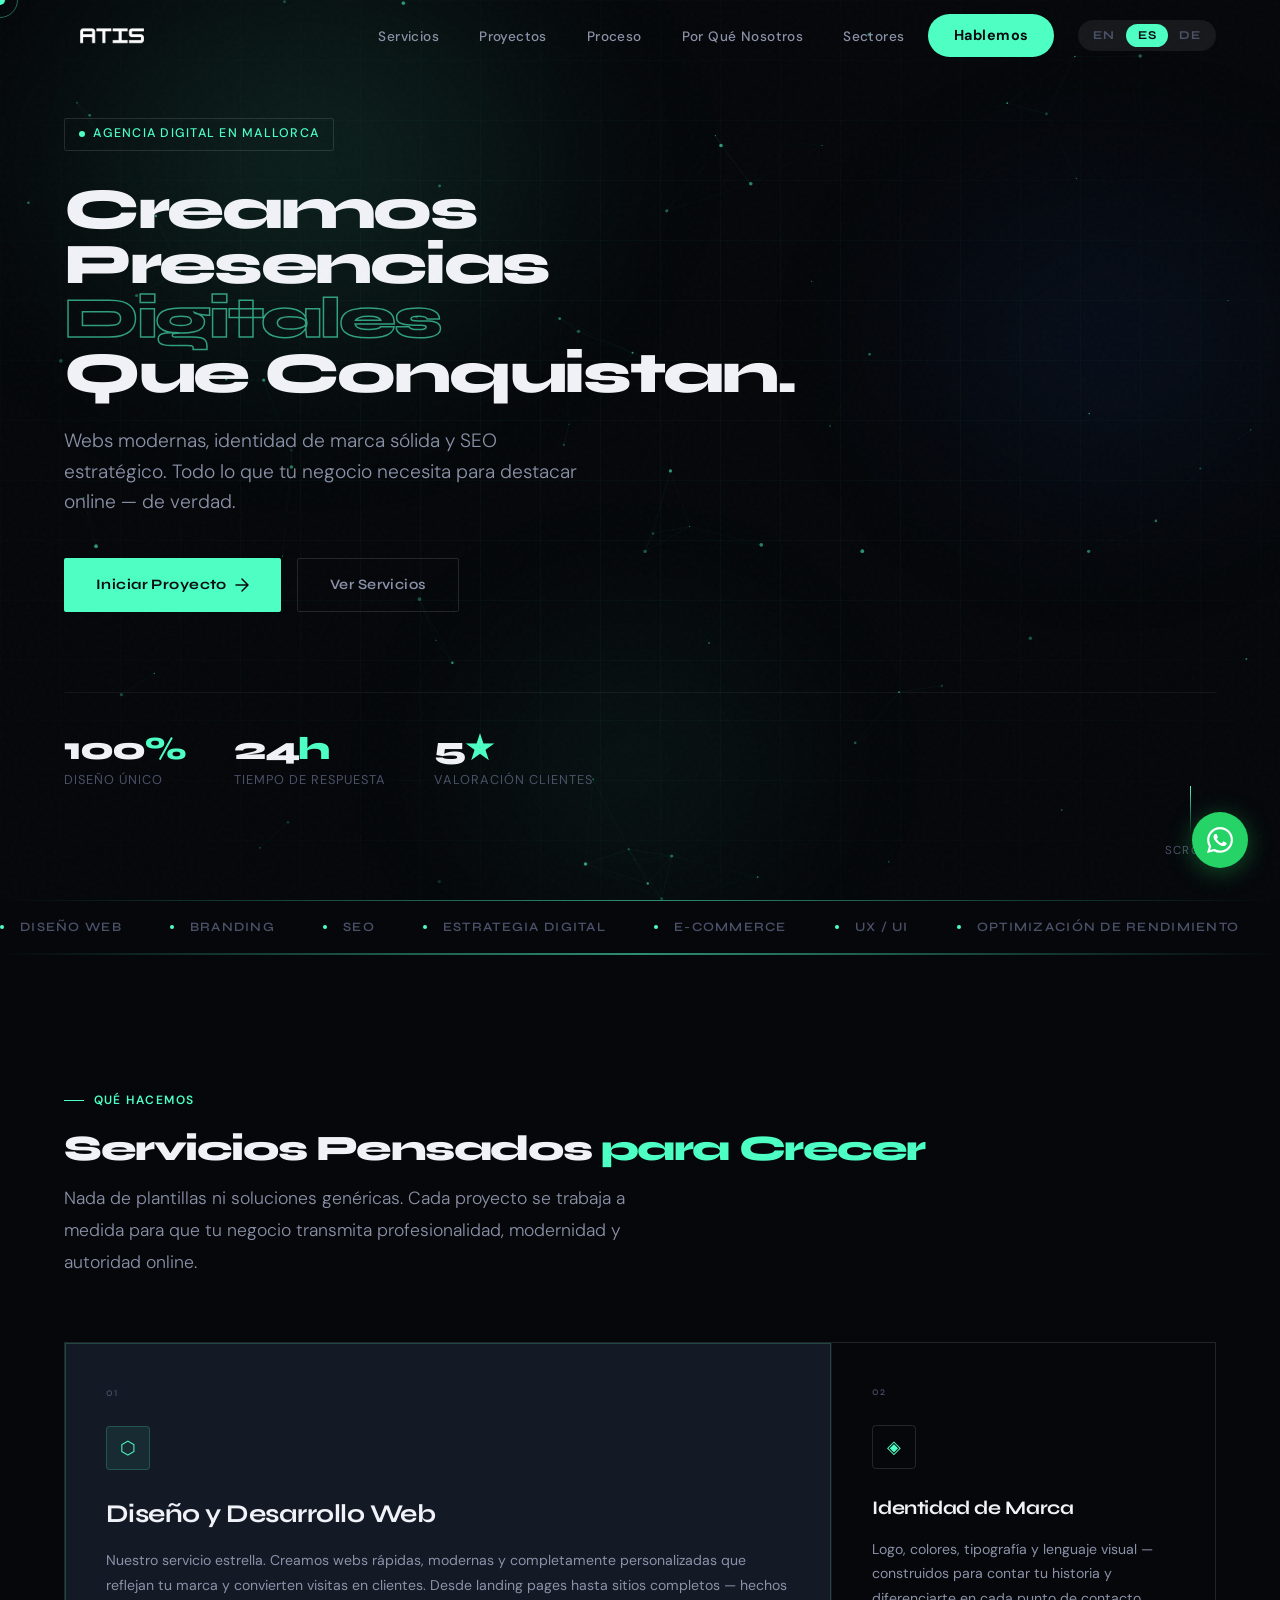
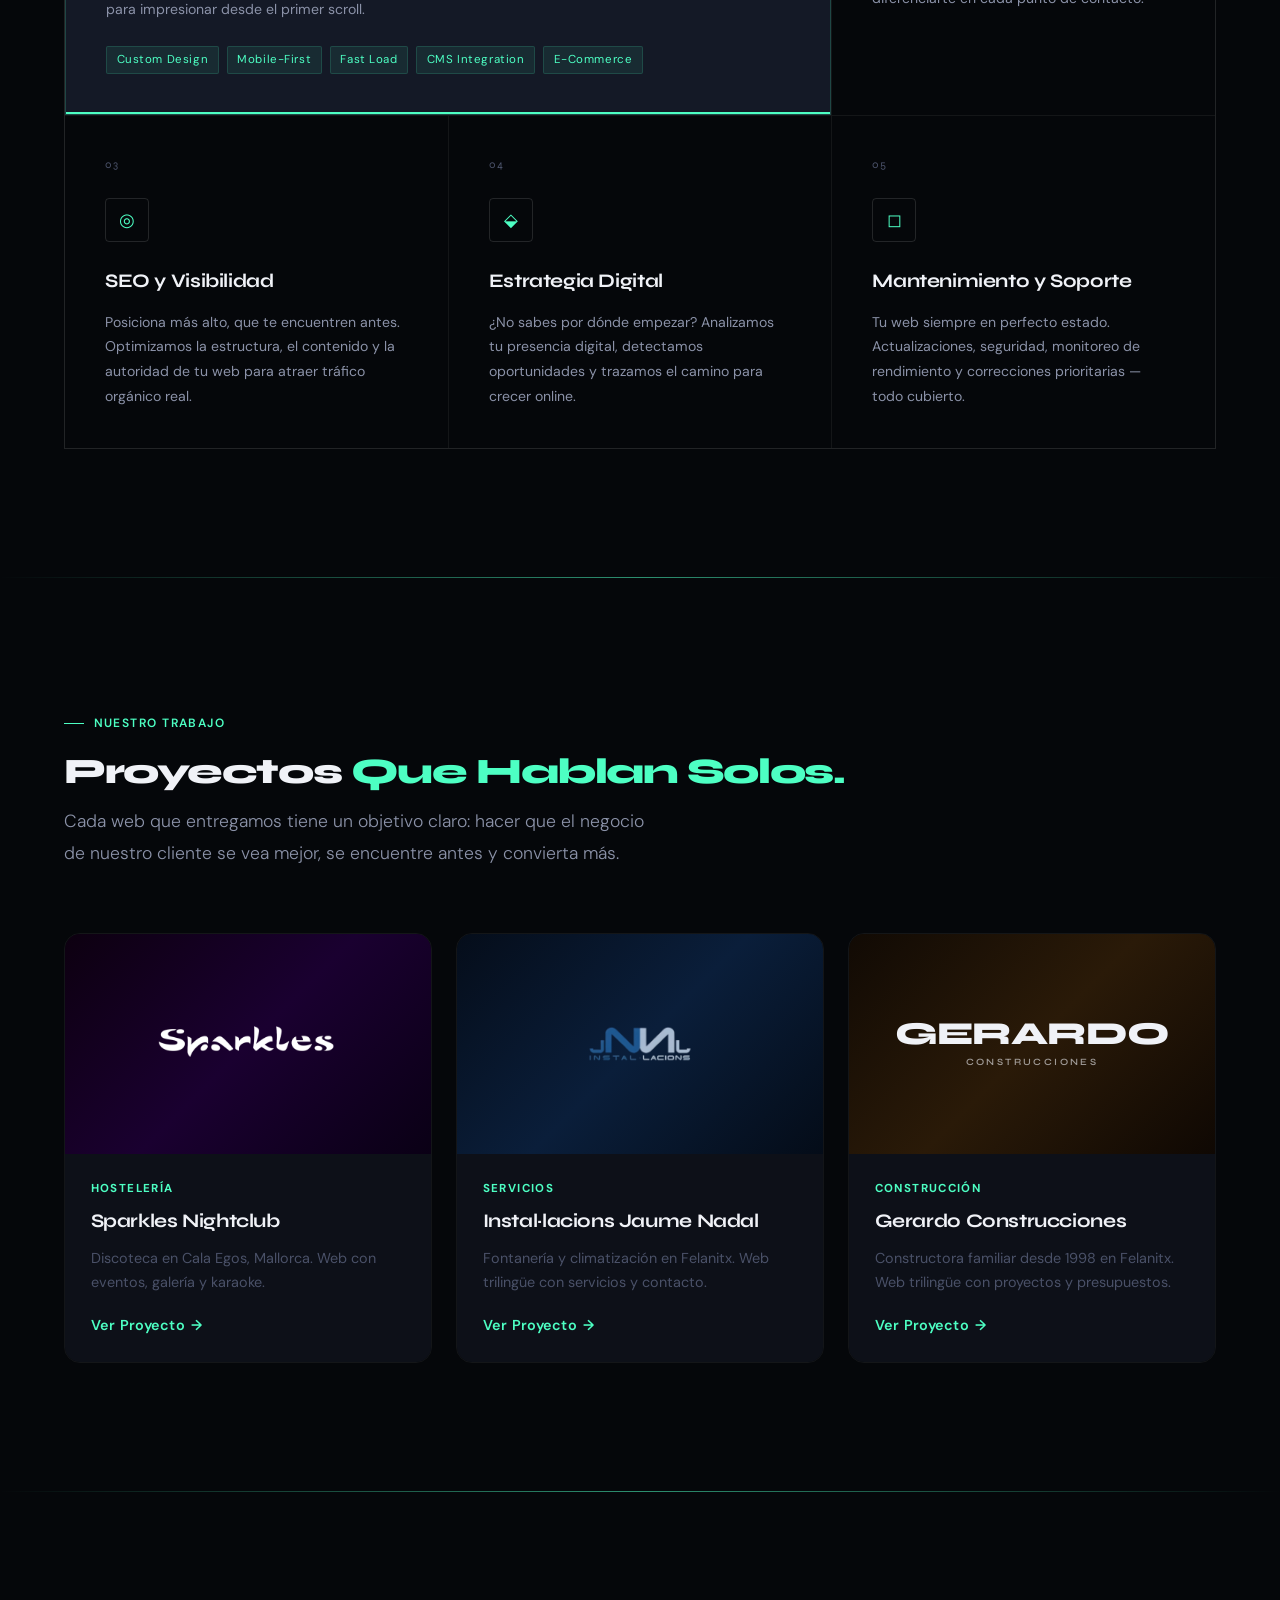
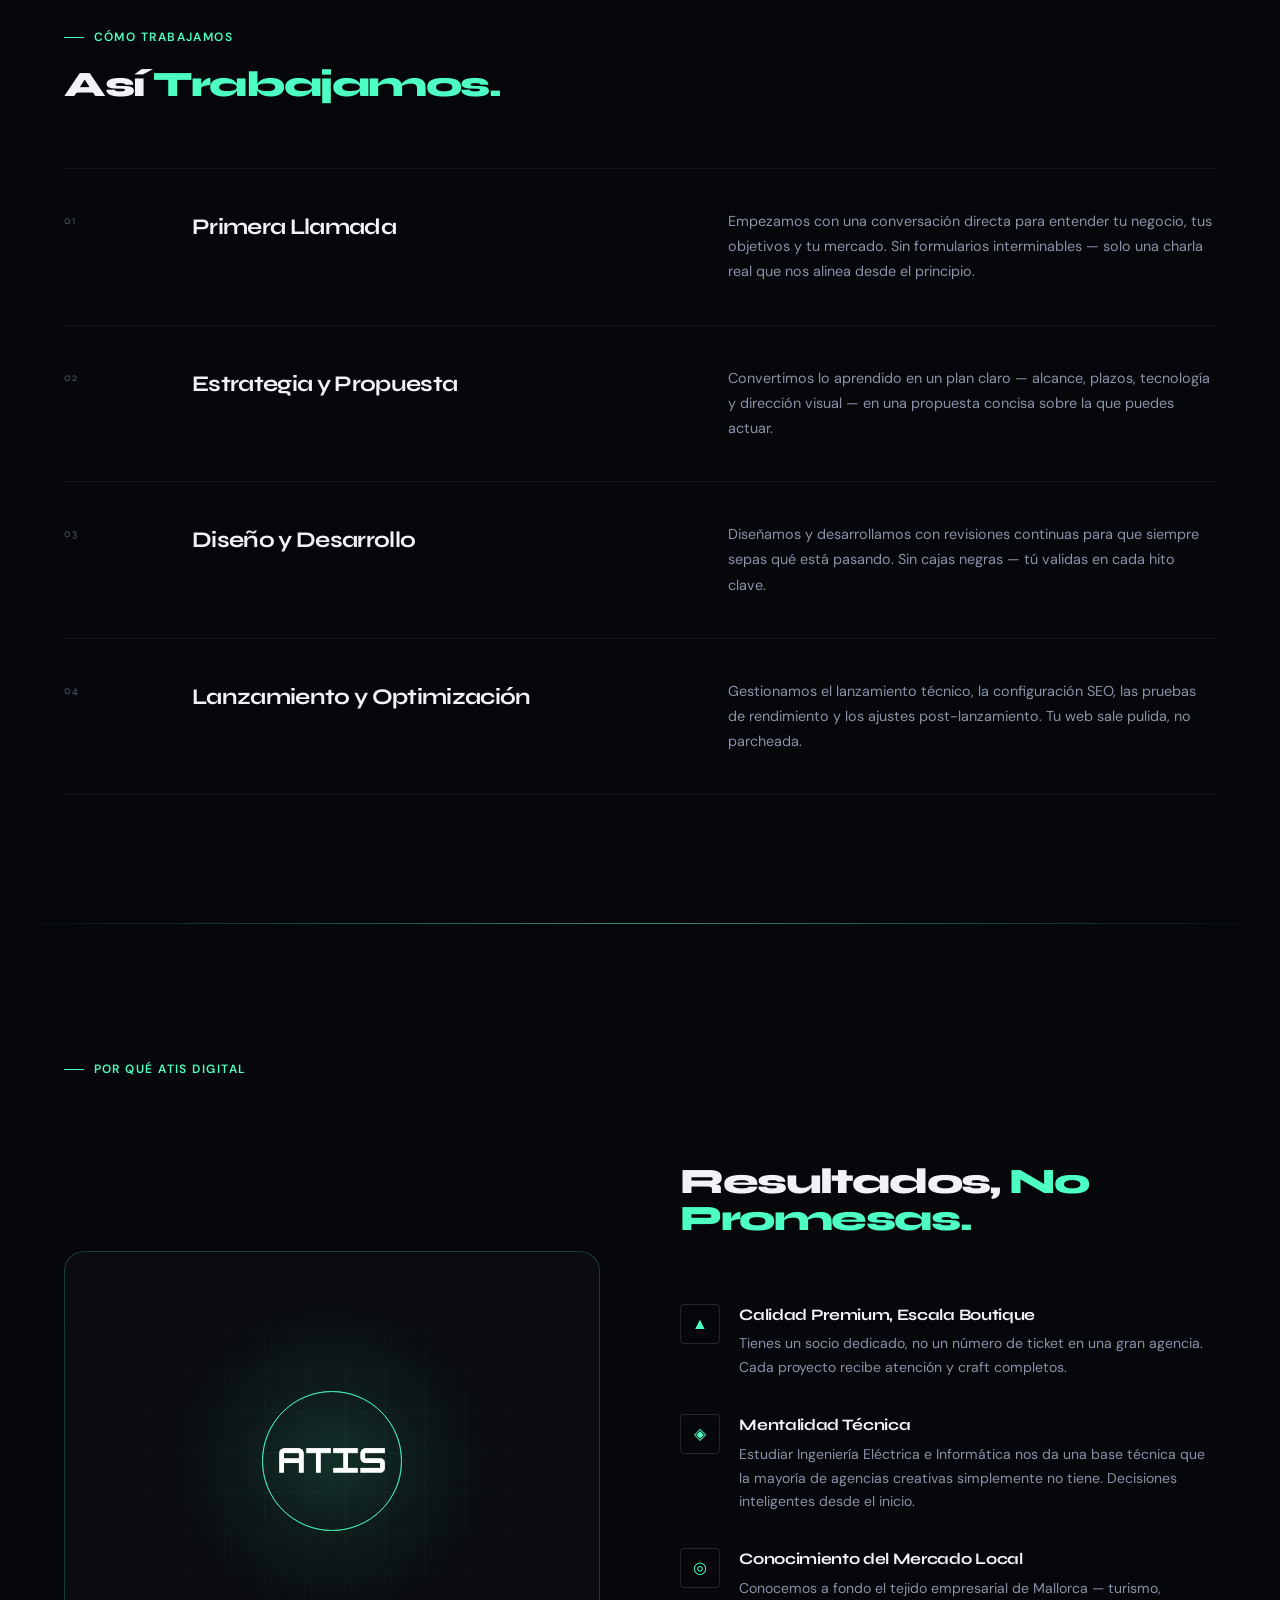
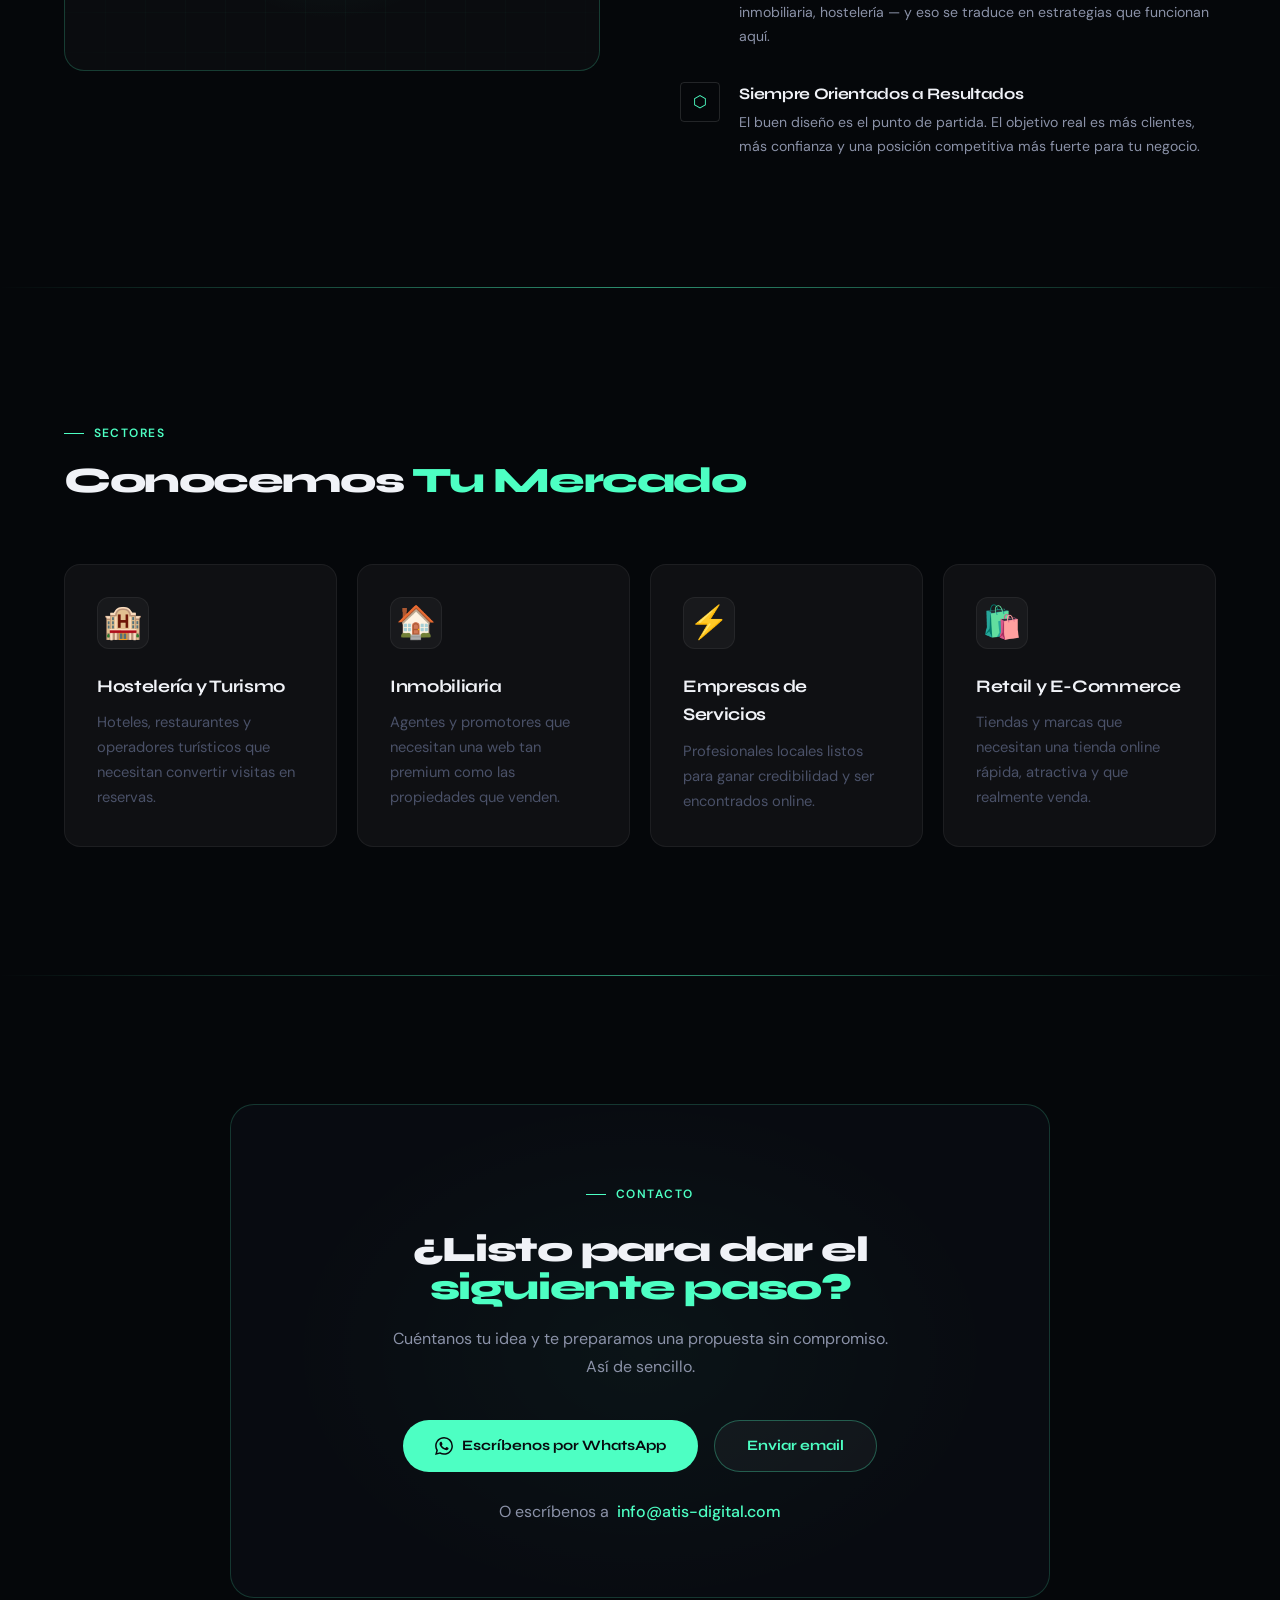
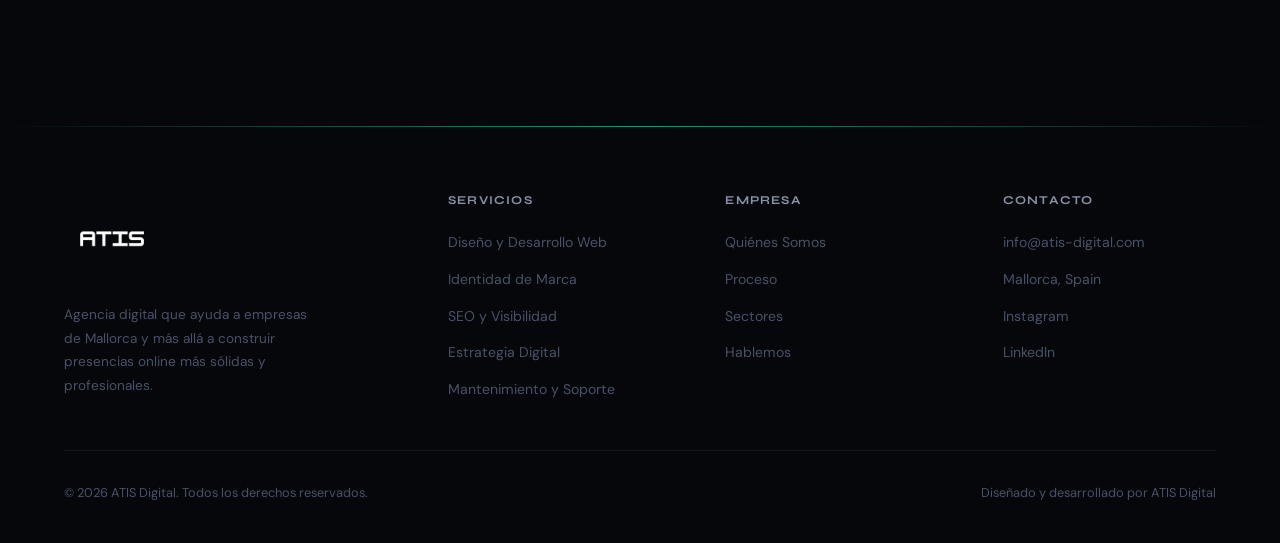
<file: index.html>
<!DOCTYPE html>
<html lang="es">
<head>
  <meta charset="UTF-8">
  <meta name="viewport" content="width=device-width, initial-scale=1.0">
  <meta name="description" content="ATIS Digital — Agencia de diseño web en Mallorca. Creamos webs profesionales, branding, SEO y estrategia digital para hostelería, inmobiliarias y empresas de servicios.">
  <title>ATIS Digital — Agencia Digital en Mallorca</title>
  <link rel="canonical" href="https://atis-digital.com/">
  <link rel="alternate" hreflang="es" href="https://atis-digital.com/">
  <link rel="alternate" hreflang="en" href="https://atis-digital.com/">
  <link rel="alternate" hreflang="de" href="https://atis-digital.com/">
  <link rel="alternate" hreflang="x-default" href="https://atis-digital.com/">
  <link rel="icon" type="image/png" href="atis_logo_simple_noback.png">
  <link rel="apple-touch-icon" href="atis_logo_simple_noback.png">
  <meta name="theme-color" content="#05070A">
  <meta property="og:locale" content="es_ES">
  <meta property="og:site_name" content="ATIS Digital — Agencia Web Mallorca">
  <link rel="preload" href="atis_logo_simple_noback.png" as="image">
  <link rel="preload" href="css/variables.css" as="style">

  <!-- Open Graph -->
  <meta property="og:type"        content="website">
  <meta property="og:url"         content="https://atis-digital.com/">
  <meta property="og:title"       content="ATIS Digital — Agencia Digital en Mallorca">
  <meta property="og:description" content="ATIS Digital — Agencia de diseño web en Mallorca. Creamos webs profesionales, branding, SEO y estrategia digital para hostelería, inmobiliarias y empresas de servicios.">
  <meta property="og:image"       content="https://atis-digital.com/ATIS.png">
  <meta name="twitter:card"       content="summary_large_image">
  <meta name="twitter:title"      content="ATIS Digital — Agencia Digital en Mallorca">
  <meta name="twitter:description" content="ATIS Digital — Agencia de diseño web en Mallorca. Creamos webs profesionales, branding, SEO y estrategia digital para hostelería, inmobiliarias y empresas de servicios.">

  <!-- Schema.org LocalBusiness -->
  <script type="application/ld+json">
  {
    "@context": "https://schema.org",
    "@type": "ProfessionalService",
    "name": "ATIS Digital",
    "description": "Agencia de diseño web y marketing digital en Mallorca. Especialistas en webs profesionales, branding, SEO y estrategia digital.",
    "url": "https://atis-digital.com",
    "logo": "https://atis-digital.com/atis_logo_simple_noback.png",
    "email": "info@atis-digital.com",
    "telephone": "+34605327954",
    "address": {
      "@type": "PostalAddress",
      "addressLocality": "Mallorca",
      "addressRegion": "Islas Baleares",
      "addressCountry": "ES"
    },
    "geo": {
      "@type": "GeoCoordinates",
      "latitude": 39.6953,
      "longitude": 3.4286
    },
    "areaServed": ["Mallorca", "Baleares", "España"],
    "knowsLanguage": ["es", "en", "de"],
    "priceRange": "€€",
    "serviceType": ["Diseño Web", "Desarrollo Web", "Branding", "SEO", "Estrategia Digital", "Mantenimiento Web"],
    "sameAs": []
  }
  </script>

  <!-- CSS -->
  <link rel="stylesheet" href="css/variables.css">
  <link rel="stylesheet" href="css/navbar.css">
  <link rel="stylesheet" href="css/hero.css">
  <link rel="stylesheet" href="css/components.css">
</head>
<body>

  <!-- Custom Cursor -->
  <div class="cursor" id="cursor"></div>
  <div class="cursor-ring" id="cursor-ring"></div>

  <!-- ==================
       NAVBAR
  =================== -->
  <nav id="nav">
    <a href="/" class="logo">
        <img src="atis_logo_simple_noback.png" alt="ATIS Digital" class="logo-img">
      </a>
    <div class="nav-right">
      <ul class="nav-links">
        <li><a href="#services"   data-i18n="nav_services">Services</a></li>
        <li><a href="#portfolio"  data-i18n="nav_port">Proyectos</a></li>
        <li><a href="#process"    data-i18n="nav_process">Process</a></li>
        <li><a href="#why"        data-i18n="nav_why">Why Us</a></li>
        <li><a href="#industries" data-i18n="nav_industries">Industries</a></li>
      </ul>
      <a href="#contact" class="nav-cta" data-i18n="nav_cta">Get in Touch</a>
      <div class="lang-switcher">
        <button class="lang-btn" data-lang="en">EN</button>
        <button class="lang-btn active" data-lang="es">ES</button>
        <button class="lang-btn" data-lang="de">DE</button>
      </div>
      <button class="hamburger" id="hamburger" aria-label="Menu">
        <span></span><span></span><span></span>
      </button>
    </div>
  </nav>

  <!-- Mobile dropdown menu -->
  <div class="mobile-menu" id="mobile-menu">
    <ul>
      <li><a href="#services"   data-i18n="nav_services" class="mobile-link">Services</a></li>
      <li><a href="#portfolio"  data-i18n="nav_port"     class="mobile-link">Proyectos</a></li>
      <li><a href="#process"    data-i18n="nav_process"  class="mobile-link">Process</a></li>
      <li><a href="#why"        data-i18n="nav_why"      class="mobile-link">Why Us</a></li>
      <li><a href="#industries" data-i18n="nav_industries" class="mobile-link">Industries</a></li>
      <li><a href="#contact"    data-i18n="nav_cta"      class="mobile-link mobile-cta">Get in Touch</a></li>
    </ul>
    <div class="mobile-lang">
      <button class="lang-btn" data-lang="en">EN</button>
      <span class="lang-sep">|</span>
      <button class="lang-btn active" data-lang="es">ES</button>
      <span class="lang-sep">|</span>
      <button class="lang-btn" data-lang="de">DE</button>
    </div>
  </div>

  <!-- ==================
       HERO
  =================== -->
  <section class="hero">
    <canvas class="hero-canvas" id="hero-canvas"></canvas>
    <div class="hero-grid"></div>
    <div class="hero-blob hero-blob-1"></div>
    <div class="hero-blob hero-blob-2"></div>
    <div class="hero-blob hero-blob-3"></div>

    <div class="hero-tag" data-i18n="hero_tag">Agencia Digital en Mallorca</div>

    <h1>
      <span data-i18n="hero_h1_line1">We Build Digital</span><br>
      <em data-i18n="hero_h1_line2">Presences</em><br>
      <span data-i18n="hero_h1_line3">That Win.</span>
    </h1>

    <p class="hero-sub" data-i18n="hero_sub">
      Modern websites, sharp branding, and smart SEO — everything a business
      needs to dominate online. Seriously.
    </p>

    <div class="hero-actions">
      <a href="#contact" class="btn-primary">
        <span data-i18n="hero_btn1">Start a Project</span>
        <svg width="14" height="14" viewBox="0 0 14 14" fill="none">
          <path d="M1 7h12M7 1l6 6-6 6" stroke="currentColor" stroke-width="1.5" stroke-linecap="round" stroke-linejoin="round"/>
        </svg>
      </a>
      <a href="#services" class="btn-ghost" data-i18n="hero_btn2">Explore Services</a>
    </div>

    <div class="hero-stats">
      <div class="stat-item">
        <div class="stat-num">100<span>%</span></div>
        <div class="stat-label" data-i18n="stat1">Custom Design</div>
      </div>
      <div class="stat-item">
        <div class="stat-num">24<span>h</span></div>
        <div class="stat-label" data-i18n="stat2">Response Time</div>
      </div>
      <div class="stat-item">
        <div class="stat-num">5<span>★</span></div>
        <div class="stat-label" data-i18n="stat3">Client Rated</div>
      </div>
    </div>

    <div class="scroll-hint">
      <div class="scroll-line"></div>
      Scroll
    </div>
  </section>

  <!-- ==================
       MARQUEE
  =================== -->
  <div class="marquee-wrap">
    <div class="marquee-track">
      <div class="marquee-item"><span class="marquee-dot"></span><span data-i18n="marq1">Web Design</span></div>
      <div class="marquee-item"><span class="marquee-dot"></span><span data-i18n="marq2">Branding</span></div>
      <div class="marquee-item"><span class="marquee-dot"></span><span data-i18n="marq3">SEO</span></div>
      <div class="marquee-item"><span class="marquee-dot"></span><span data-i18n="marq4">Digital Strategy</span></div>
      <div class="marquee-item"><span class="marquee-dot"></span><span data-i18n="marq5">E-Commerce</span></div>
      <div class="marquee-item"><span class="marquee-dot"></span><span data-i18n="marq6">UX / UI</span></div>
      <div class="marquee-item"><span class="marquee-dot"></span><span data-i18n="marq7">Performance Optimisation</span></div>
      <div class="marquee-item"><span class="marquee-dot"></span><span data-i18n="marq8">Online Presence</span></div>
      <div class="marquee-item"><span class="marquee-dot"></span><span data-i18n="marq1">Web Design</span></div>
      <div class="marquee-item"><span class="marquee-dot"></span><span data-i18n="marq2">Branding</span></div>
      <div class="marquee-item"><span class="marquee-dot"></span><span data-i18n="marq3">SEO</span></div>
      <div class="marquee-item"><span class="marquee-dot"></span><span data-i18n="marq4">Digital Strategy</span></div>
      <div class="marquee-item"><span class="marquee-dot"></span><span data-i18n="marq5">E-Commerce</span></div>
      <div class="marquee-item"><span class="marquee-dot"></span><span data-i18n="marq6">UX / UI</span></div>
      <div class="marquee-item"><span class="marquee-dot"></span><span data-i18n="marq7">Performance Optimisation</span></div>
      <div class="marquee-item"><span class="marquee-dot"></span><span data-i18n="marq8">Online Presence</span></div>
    </div>
  </div>

  <!-- ==================
       SERVICES
  =================== -->
  <section id="services">
    <div class="services-header reveal">
      <div class="section-tag" data-i18n="svc_tag">What We Do</div>
      <h2><span data-i18n="svc_h2a">Services Built for</span> <em data-i18n="svc_h2b">Real Growth</em></h2>
      <p class="services-desc" data-i18n="svc_desc">
        We don't do cookie-cutter. Every service is tailored to make your
        business look credible, modern, and unmissable online.
      </p>
    </div>

    <div class="services-grid reveal">
      <div class="service-card featured">
        <div class="svc-num">01</div>
        <div class="svc-icon">⬡</div>
        <div class="svc-title" data-i18n="svc1_title">Website Design &amp; Development</div>
        <p class="svc-desc" data-i18n="svc1_desc">Our flagship service. We create fast, modern, fully custom websites that reflect your brand and convert visitors into clients. From landing pages to full multi-page sites — built to impress from the first scroll.</p>
        <div class="svc-tags">
          <span class="svc-tag">Custom Design</span>
          <span class="svc-tag">Mobile-First</span>
          <span class="svc-tag">Fast Load</span>
          <span class="svc-tag">CMS Integration</span>
          <span class="svc-tag">E-Commerce</span>
        </div>
      </div>
      <div class="service-card">
        <div class="svc-num">02</div>
        <div class="svc-icon">◈</div>
        <div class="svc-title" data-i18n="svc2_title">Brand Identity</div>
        <p class="svc-desc" data-i18n="svc2_desc">Logo, colours, typography, and visual language — built to tell your story and make you stand out in every touchpoint.</p>
      </div>
      <div class="service-card">
        <div class="svc-num">03</div>
        <div class="svc-icon">◎</div>
        <div class="svc-title" data-i18n="svc3_title">SEO &amp; Visibility</div>
        <p class="svc-desc" data-i18n="svc3_desc">Rank higher, be found faster. We optimise your site's structure, content, and authority to bring real organic traffic.</p>
      </div>
      <div class="service-card">
        <div class="svc-num">04</div>
        <div class="svc-icon">⬙</div>
        <div class="svc-title" data-i18n="svc4_title">Digital Strategy</div>
        <p class="svc-desc" data-i18n="svc4_desc">Not sure where to start? We map your digital presence, identify gaps, and build a clear roadmap to grow online.</p>
      </div>
      <div class="service-card">
        <div class="svc-num">05</div>
        <div class="svc-icon">◻</div>
        <div class="svc-title" data-i18n="svc5_title">Maintenance &amp; Support</div>
        <p class="svc-desc" data-i18n="svc5_desc">Keep your website running perfectly. Updates, security, performance monitoring, and priority fixes — covered.</p>
      </div>
    </div>
  </section>

  <!-- ==================
       PORTFOLIO
  =================== -->
  <section id="portfolio">
    <div class="portfolio-header reveal">
      <div class="section-tag" data-i18n="port_tag">Nuestro Trabajo</div>
      <h2><span data-i18n="port_h2a">Proyectos</span> <em data-i18n="port_h2b">Que Hablan Solos.</em></h2>
      <p class="portfolio-intro" data-i18n="port_intro">Cada web que entregamos tiene un objetivo claro: hacer que el negocio de nuestro cliente se vea mejor, se encuentre antes y convierta más.</p>
    </div>

    <div class="portfolio-grid reveal">

      <!-- Project 1: Sparkles -->
      <a href="https://sparklesmallorca.com/" target="_blank" rel="noopener noreferrer" class="port-card">
        <div class="port-mockup" style="background: linear-gradient(135deg, #0d0010 0%, #1a0030 50%, #0a0015 100%);">
          <img src="Sparkles logo-Photoroom.png" alt="Sparkles Nightclub - Diseño web para discoteca en Mallorca" class="port-logo" style="filter: brightness(0) invert(1); max-height: 110px;">
        </div>
        <div class="port-info">
          <div class="port-cat" data-i18n="pt_night">Hostelería</div>
          <div class="port-name">Sparkles Nightclub</div>
          <p class="port-desc" data-i18n="p1desc">Discoteca en Cala Egos, Mallorca. Web con eventos, galería y karaoke.</p>
          <span class="port-cta" data-i18n="port_visit">Ver Proyecto</span>
        </div>
      </a>

      <!-- Project 2: Jaume Nadal -->
      <a href="https://jaumenadal.netlify.app/" target="_blank" rel="noopener noreferrer" class="port-card">
        <div class="port-mockup" style="background: linear-gradient(135deg, #050d1a 0%, #0a1e3a 50%, #040c18 100%);">
          <img src="logo-removebg-preview.png" alt="Instal·lacions Jaume Nadal - Web para empresa de fontanería en Felanitx" class="port-logo" style="max-height: 110px;">
        </div>
        <div class="port-info">
          <div class="port-cat" data-i18n="pt_svc">Servicios</div>
          <div class="port-name">Instal·lacions Jaume Nadal</div>
          <p class="port-desc" data-i18n="p2desc">Fontanería y climatización en Felanitx. Web trilingüe con servicios y contacto.</p>
          <span class="port-cta" data-i18n="port_visit">Ver Proyecto</span>
        </div>
      </a>

      <!-- Project 3: Gerardo Construcciones -->
      <a href="https://gerardo-construcciones.netlify.app/es/" target="_blank" rel="noopener noreferrer" class="port-card">
        <div class="port-mockup" style="background: linear-gradient(135deg, #110a04 0%, #2a1a08 50%, #0f0803 100%);">
          <div class="port-text-logo">
            <span class="port-text-logo-main">GERARDO</span>
            <span class="port-text-logo-sub">CONSTRUCCIONES</span>
          </div>
        </div>
        <div class="port-info">
          <div class="port-cat" data-i18n="pt_const">Construcción</div>
          <div class="port-name">Gerardo Construcciones</div>
          <p class="port-desc" data-i18n="p3desc">Constructora familiar desde 1998 en Felanitx. Web trilingüe con proyectos y presupuestos.</p>
          <span class="port-cta" data-i18n="port_visit">Ver Proyecto</span>
        </div>
      </a>

    </div>
  </section>

  <!-- ==================
       PROCESS
  =================== -->
  <section id="process" class="process">
    <div class="reveal">
      <div class="section-tag" data-i18n="proc_tag">How We Work</div>
      <h2><span data-i18n="proc_h2a">Así</span> <em data-i18n="proc_h2b">Trabajamos.</em></h2>
    </div>
    <div class="process-list">
      <div class="process-item reveal">
        <div class="proc-num">01</div>
        <div class="proc-title" data-i18n="proc1_title">Discovery Call</div>
        <div class="proc-desc" data-i18n="proc1_desc">We start with a focused conversation to understand your business, goals, audience, and competitive landscape. No lengthy forms — just a real conversation that gets us aligned fast.</div>
      </div>
      <div class="process-item reveal">
        <div class="proc-num">02</div>
        <div class="proc-title" data-i18n="proc2_title">Strategy &amp; Proposal</div>
        <div class="proc-desc" data-i18n="proc2_desc">We translate insights into a clear project plan — scope, timeline, tech choices, and visual direction — delivered as a concise proposal you can act on.</div>
      </div>
      <div class="process-item reveal">
        <div class="proc-num">03</div>
        <div class="proc-title" data-i18n="proc3_title">Design &amp; Build</div>
        <div class="proc-desc" data-i18n="proc3_desc">We design and develop in tight feedback loops so you always know what's happening. No black-box development — you review at every key milestone.</div>
      </div>
      <div class="process-item reveal">
        <div class="proc-num">04</div>
        <div class="proc-title" data-i18n="proc4_title">Launch &amp; Optimise</div>
        <div class="proc-desc" data-i18n="proc4_desc">We handle the technical launch, SEO setup, performance checks, and post-launch tweaks. Your site goes live polished, not patched.</div>
      </div>
    </div>
  </section>

  <!-- ==================
       WHY US
  =================== -->
  <section id="why">
    <div class="section-tag reveal" data-i18n="why_tag">Why ATIS Digital</div>
    <div class="why-grid">
      <div class="why-visual reveal">
        <div class="why-grid-bg"></div>
        <div class="why-pulse why-pulse-1"></div>
        <div class="why-pulse why-pulse-2"></div>
        <div class="why-pulse why-pulse-3"></div>
        <div class="why-logo-glow"></div>
        <img src="atis_logo_simple_noback.png" alt="ATIS Digital" class="why-logo-img">
      </div>
      <div class="why-points reveal">
        <h2 style="margin-bottom:2rem"><span data-i18n="why_h2a">Resultados,</span> <em data-i18n="why_h2b">No Promesas.</em></h2>
        <div class="why-point">
          <div class="why-icon">▲</div>
          <div>
            <div class="why-point-title" data-i18n="why1_title">Premium Quality, Boutique Scale</div>
            <p class="why-point-desc" data-i18n="why1_desc">You get a dedicated partner, not a ticket number in a big agency queue. Every project gets full focus and craft.</p>
          </div>
        </div>
        <div class="why-point">
          <div class="why-icon">◈</div>
          <div>
            <div class="why-point-title" data-i18n="why2_title">Tech-First Thinking</div>
            <p class="why-point-desc" data-i18n="why2_desc">Studying Electrical Engineering &amp; IT gives us a technical foundation most design agencies simply don't have. Smart decisions from the start.</p>
          </div>
        </div>
        <div class="why-point">
          <div class="why-icon">◎</div>
          <div>
            <div class="why-point-title" data-i18n="why3_title">Local Market Intelligence</div>
            <p class="why-point-desc" data-i18n="why3_desc">Deep knowledge of the Mallorca business landscape — tourism, real estate, hospitality — means strategies that actually land locally.</p>
          </div>
        </div>
        <div class="why-point">
          <div class="why-icon">⬡</div>
          <div>
            <div class="why-point-title" data-i18n="why4_title">Results-Oriented, Always</div>
            <p class="why-point-desc" data-i18n="why4_desc">Beautiful design is the baseline. The real goal is more clients, more trust, and a stronger competitive position for your business.</p>
          </div>
        </div>
      </div>
    </div>
  </section>

  <!-- ==================
       INDUSTRIES
  =================== -->
  <section id="industries" class="industries">
    <div class="reveal">
      <div class="section-tag" data-i18n="ind_tag">Industries</div>
      <h2><span data-i18n="ind_h2a">We Know Your</span> <em data-i18n="ind_h2b">Market</em></h2>
    </div>
    <div class="industries-grid reveal">
      <div class="industry-card">
        <div class="ind-icon-wrap">🏨</div>
        <div class="ind-title" data-i18n="ind1_title">Hospitality &amp; Tourism</div>
        <p class="ind-desc" data-i18n="ind1_desc">Hotels, restaurants, and tourism operators that need to convert browsers into bookings.</p>
      </div>
      <div class="industry-card">
        <div class="ind-icon-wrap">🏠</div>
        <div class="ind-title" data-i18n="ind2_title">Real Estate</div>
        <p class="ind-desc" data-i18n="ind2_desc">Agents and developers who need a site as premium as the properties they sell.</p>
      </div>
      <div class="industry-card">
        <div class="ind-icon-wrap">⚡</div>
        <div class="ind-title" data-i18n="ind3_title">Service Businesses</div>
        <p class="ind-desc" data-i18n="ind3_desc">Local professionals and service companies ready to look credible and get found online.</p>
      </div>
      <div class="industry-card">
        <div class="ind-icon-wrap">🛍️</div>
        <div class="ind-title" data-i18n="ind4_title">Retail &amp; E-Commerce</div>
        <p class="ind-desc" data-i18n="ind4_desc">Shops and brands that need fast, beautiful online stores that actually drive sales.</p>
      </div>
    </div>
  </section>

  <!-- ==================
       CTA
  =================== -->
  <section id="contact" class="cta-section">
    <div class="cta-glow"></div>
    <div class="cta-content reveal">
      <div class="cta-card">
        <div class="section-tag" style="justify-content:center" data-i18n="cta_tag">Contacto</div>
        <h2>
          <span data-i18n="cta_h2a">¿Listo para dar el</span><br>
          <em data-i18n="cta_h2b">siguiente paso?</em>
        </h2>
        <p data-i18n="cta_desc">Cuéntanos tu idea y te preparamos una propuesta sin compromiso. Así de sencillo.</p>
        <div class="cta-actions">
          <a href="https://wa.me/34605327954" class="cta-btn-primary" target="_blank" rel="noopener noreferrer">
            <svg width="18" height="18" viewBox="0 0 24 24" fill="currentColor" aria-hidden="true">
              <path d="M17.472 14.382c-.297-.149-1.758-.867-2.03-.967-.273-.099-.471-.148-.67.15-.197.297-.767.966-.94 1.164-.173.199-.347.223-.644.075-.297-.15-1.255-.463-2.39-1.475-.883-.788-1.48-1.761-1.653-2.059-.173-.297-.018-.458.13-.606.134-.133.298-.347.446-.52.149-.174.198-.298.298-.497.099-.198.05-.371-.025-.52-.075-.149-.669-1.612-.916-2.207-.242-.579-.487-.5-.669-.51-.173-.008-.371-.01-.57-.01-.198 0-.52.074-.792.372-.272.297-1.04 1.016-1.04 2.479 0 1.462 1.065 2.875 1.213 3.074.149.198 2.096 3.2 5.077 4.487.709.306 1.262.489 1.694.625.712.227 1.36.195 1.871.118.571-.085 1.758-.719 2.006-1.413.248-.694.248-1.289.173-1.413-.074-.124-.272-.198-.57-.347m-5.421 7.403h-.004a9.87 9.87 0 01-5.031-1.378l-.361-.214-3.741.982.998-3.648-.235-.374a9.86 9.86 0 01-1.51-5.26c.001-5.45 4.436-9.884 9.888-9.884 2.64 0 5.122 1.03 6.988 2.898a9.825 9.825 0 012.893 6.994c-.003 5.45-4.437 9.884-9.885 9.884m8.413-18.297A11.815 11.815 0 0012.05 0C5.495 0 .16 5.335.157 11.892c0 2.096.547 4.142 1.588 5.945L.057 24l6.305-1.654a11.882 11.882 0 005.683 1.448h.005c6.554 0 11.89-5.335 11.893-11.893a11.821 11.821 0 00-3.48-8.413z"/>
            </svg>
            <span data-i18n="cta_btn1">Escríbenos por WhatsApp</span>
          </a>
          <a href="mailto:info@atis-digital.com" class="cta-btn-ghost">
            <span data-i18n="cta_btn2">Enviar email</span>
          </a>
        </div>
        <p class="cta-email-note">
          <span data-i18n="cta_email_note">O escríbenos a</span>
          <a href="mailto:info@atis-digital.com" class="cta-email-link">info@atis-digital.com</a>
        </p>
      </div>
    </div>
  </section>

  <!-- ==================
       FOOTER
  =================== -->
  <footer>
    <div class="footer-top">
      <div class="footer-brand">
        <a href="/" class="logo">
        <img src="atis_logo_simple_noback.png" alt="ATIS Digital" class="logo-img">
      </a>
        <p data-i18n="footer_brand_desc">A digital agency helping businesses in Mallorca and beyond build stronger, more professional online presences.</p>
      </div>
      <div>
        <div class="footer-col-title" data-i18n="footer_col_services">Services</div>
        <ul class="footer-links">
          <li><a href="#services" data-i18n="svc1_title">Website Design &amp; Development</a></li>
          <li><a href="#services" data-i18n="svc2_title">Brand Identity</a></li>
          <li><a href="#services" data-i18n="svc3_title">SEO &amp; Visibility</a></li>
          <li><a href="#services" data-i18n="svc4_title">Digital Strategy</a></li>
          <li><a href="#services" data-i18n="svc5_title">Maintenance &amp; Support</a></li>
        </ul>
      </div>
      <div>
        <div class="footer-col-title" data-i18n="footer_col_company">Company</div>
        <ul class="footer-links">
          <li><a href="#why"        data-i18n="footer_about">About</a></li>
          <li><a href="#process"    data-i18n="nav_process">Process</a></li>
          <li><a href="#industries" data-i18n="nav_industries">Industries</a></li>
          <li><a href="#contact"    data-i18n="nav_cta">Get in Touch</a></li>
        </ul>
      </div>
      <div>
        <div class="footer-col-title" data-i18n="footer_col_contact">Contact</div>
        <ul class="footer-links">
          <li><a href="mailto:info@atis-digital.com">info@atis-digital.com</a></li>
          <li><span style="color:var(--text-dim);font-size:0.88rem">Mallorca, Spain</span></li>
          <li><a href="https://www.instagram.com/atis.digital" target="_blank" rel="noopener noreferrer">Instagram</a></li>
          <li><a href="https://www.linkedin.com/company/atis-digital" target="_blank" rel="noopener noreferrer">LinkedIn</a></li>
        </ul>
      </div>
    </div>
    <div class="footer-bottom">
      <span data-i18n="footer_copy">© 2026 ATIS Digital. All rights reserved.</span>
      <span data-i18n="footer_credit">Designed &amp; built by ATIS Digital</span>
    </div>
  </footer>

  <!-- Floating WhatsApp -->
  <a href="https://wa.me/34605327954" target="_blank" rel="noopener noreferrer" class="wa-float" id="wa-float">
    <svg xmlns="http://www.w3.org/2000/svg" width="26" height="26" viewBox="0 0 24 24" fill="white">
      <path d="M17.472 14.382c-.297-.149-1.758-.867-2.03-.967-.273-.099-.471-.148-.67.15-.197.297-.767.966-.94 1.164-.173.199-.347.223-.644.075-.297-.15-1.255-.463-2.39-1.475-.883-.788-1.48-1.761-1.653-2.059-.173-.297-.018-.458.13-.606.134-.133.298-.347.446-.52.149-.174.198-.298.298-.497.099-.198.05-.371-.025-.52-.075-.149-.669-1.612-.916-2.207-.242-.579-.487-.5-.669-.51-.173-.008-.371-.01-.57-.01-.198 0-.52.074-.792.372-.272.297-1.04 1.016-1.04 2.479 0 1.462 1.065 2.875 1.213 3.074.149.198 2.096 3.2 5.077 4.487.709.306 1.262.489 1.694.625.712.227 1.36.195 1.871.118.571-.085 1.758-.719 2.006-1.413.248-.694.248-1.289.173-1.413-.074-.124-.272-.198-.57-.347m-5.421 7.403h-.004a9.87 9.87 0 01-5.031-1.378l-.361-.214-3.741.982.998-3.648-.235-.374a9.86 9.86 0 01-1.51-5.26c.001-5.45 4.436-9.884 9.888-9.884 2.64 0 5.122 1.03 6.988 2.898a9.825 9.825 0 012.893 6.994c-.003 5.45-4.437 9.884-9.885 9.884m8.413-18.297A11.815 11.815 0 0012.05 0C5.495 0 .16 5.335.157 11.892c0 2.096.547 4.142 1.588 5.945L.057 24l6.305-1.654a11.882 11.882 0 005.683 1.448h.005c6.554 0 11.89-5.335 11.893-11.893a11.821 11.821 0 00-3.48-8.413z"/>
    </svg>
    <span class="wa-tooltip" data-i18n="wa_tooltip">¿Hablamos?</span>
  </a>

  <!-- JS -->
  <script src="js/main.js"></script>

</body>
</html>
</file>
<file: css/variables.css>
/* ============================================
   ATIS Digital — CSS Variables & Base Styles
   ============================================ */

@import url('https://fonts.googleapis.com/css2?family=Syne:wght@400;500;600;700;800&family=DM+Sans:ital,opsz,wght@0,9..40,300;0,9..40,400;0,9..40,500;1,9..40,300&display=swap');

:root {
  --bg:           #05070A;
  --bg2:          #0D1018;
  --bg3:          #111620;
  --surface:      #141926;
  --border:       rgba(255,255,255,0.06);
  --border-bright:rgba(255,255,255,0.12);
  --accent:       #4DFFC3;
  --accent2:      #2BE8A5;
  --accent-dim:   rgba(77,255,195,0.08);
  --accent-glow:  rgba(77,255,195,0.15);
  --text:         #F0F2F7;
  --text-mid:     #8B92A8;
  --text-dim:     #4A5168;
  --font-display: 'Syne', sans-serif;
  --font-body:    'DM Sans', sans-serif;
}

*, *::before, *::after {
  margin: 0;
  padding: 0;
  box-sizing: border-box;
}

html {
  scroll-behavior: smooth;
  overflow-x: hidden;
  scroll-padding-top: 72px;
}

body {
  background: var(--bg);
  color: var(--text);
  font-family: var(--font-body);
  font-size: 16px;
  line-height: 1.6;
  overflow-x: hidden;
  cursor: none;
}

/* Noise overlay */
body::before {
  content: '';
  position: fixed;
  inset: 0;
  background-image: url("data:image/svg+xml,%3Csvg viewBox='0 0 256 256' xmlns='http://www.w3.org/2000/svg'%3E%3Cfilter id='noise'%3E%3CfeTurbulence type='fractalNoise' baseFrequency='0.9' numOctaves='4' stitchTiles='stitch'/%3E%3C/filter%3E%3Crect width='100%25' height='100%25' filter='url(%23noise)' opacity='1'/%3E%3C/svg%3E");
  opacity: 0.022;
  pointer-events: none;
  z-index: 1000;
}

/* Shared section padding + separator lines */
section { padding: 8rem 5%; }
section:not(.hero) {
  border-top: 1px solid transparent;
  border-image: linear-gradient(90deg, transparent 0%, rgba(77,255,195,0.55) 50%, transparent 100%) 1;
}

/* Shared headings */
h2 {
  font-family: var(--font-display);
  font-size: clamp(1.5rem, 2.8vw, 2.5rem);
  font-weight: 800;
  letter-spacing: -0.04em;
  line-height: 1.05;
}
h2 em { font-style: normal; color: var(--accent); }

/* Section tag */
.section-tag {
  display: inline-flex;
  align-items: center;
  gap: 0.6rem;
  font-size: 0.75rem;
  font-weight: 600;
  color: var(--accent);
  text-transform: uppercase;
  letter-spacing: 0.12em;
  margin-bottom: 1.2rem;
}
.section-tag::before {
  content: '';
  display: block;
  width: 20px;
  height: 1px;
  background: var(--accent);
}

/* Buttons */
.btn-primary {
  background: var(--accent);
  color: #080A0E;
  padding: 0.9rem 2rem;
  font-family: var(--font-display);
  font-size: 0.9rem;
  font-weight: 700;
  letter-spacing: 0.03em;
  border: none;
  border-radius: 2px;
  text-decoration: none;
  transition: background 0.2s, transform 0.2s, box-shadow 0.2s;
  display: inline-flex;
  align-items: center;
  gap: 0.5rem;
  cursor: none;
}
.btn-primary:hover {
  background: var(--accent2);
  transform: translateY(-2px);
  box-shadow: 0 12px 40px rgba(77,255,195,0.25);
}
.btn-ghost {
  background: transparent;
  color: var(--text-mid);
  padding: 0.9rem 2rem;
  font-family: var(--font-display);
  font-size: 0.9rem;
  font-weight: 600;
  letter-spacing: 0.03em;
  border: 1px solid var(--border-bright);
  border-radius: 2px;
  text-decoration: none;
  transition: color 0.2s, border-color 0.2s, transform 0.2s;
  display: inline-flex;
  align-items: center;
  gap: 0.5rem;
  cursor: none;
}
.btn-ghost:hover {
  color: var(--text);
  border-color: rgba(255,255,255,0.25);
  transform: translateY(-2px);
}

/* Scroll reveal */
.reveal {
  opacity: 0;
  transform: translateY(40px);
  transition: opacity 0.7s ease, transform 0.7s ease;
}
.reveal.visible {
  opacity: 1;
  transform: translateY(0);
}

/* Keyframes */
@keyframes fadeUp {
  from { opacity: 0; transform: translateY(30px); }
  to   { opacity: 1; transform: translateY(0); }
}
@keyframes pulse {
  0%, 100% { opacity: 1; transform: scale(1); }
  50%       { opacity: 0.4; transform: scale(0.7); }
}
@keyframes spin {
  from { transform: rotate(0deg); }
  to   { transform: rotate(360deg); }
}

/* Respect reduced-motion preference */
@media (prefers-reduced-motion: reduce) {
  *, *::before, *::after {
    animation-duration: 0.01ms !important;
    animation-iteration-count: 1 !important;
    transition-duration: 0.01ms !important;
  }
  html { scroll-behavior: auto; }
}
@keyframes scrollLine {
  0%     { transform: scaleY(0); transform-origin: top; }
  50%    { transform: scaleY(1); transform-origin: top; }
  50.01% { transform-origin: bottom; }
  100%   { transform: scaleY(0); transform-origin: bottom; }
}
@keyframes marquee {
  from { transform: translateX(0); }
  to   { transform: translateX(-50%); }
}
</file>
<file: css/navbar.css>
/* ============================================
   Component: Navbar
   ============================================ */

nav {
  position: fixed;
  top: 0; left: 0; right: 0;
  z-index: 100;
  padding: 0 5%;
  height: 72px;
  display: flex;
  align-items: center;
  justify-content: space-between;
  border-bottom: 1px solid transparent;
  transition: background 0.4s, border-color 0.4s;
}
nav.scrolled, nav.menu-open {
  background: rgba(8,10,14,0.98);
  backdrop-filter: blur(20px);
  border-color: var(--border);
}
.logo {
  text-decoration: none;
  display: flex;
  align-items: center;
}
.logo-img {
  height: 96px;
  width: auto;
  display: block;
}

.nav-links {
  display: flex;
  gap: 2.5rem;
  list-style: none;
}
.nav-links a {
  font-size: 0.85rem;
  font-weight: 500;
  color: var(--text-mid);
  text-decoration: none;
  letter-spacing: 0.03em;
  transition: color 0.2s;
}
.nav-links a:hover { color: var(--text); }

/* CTA button — accent green pill */
.nav-cta {
  background: var(--accent) !important;
  color: #080A0E !important;
  padding: 0.6rem 1.6rem !important;
  border-radius: 50px;
  font-weight: 700 !important;
  font-size: 0.9rem;
  letter-spacing: 0.03em;
  text-decoration: none;
  transition: background 0.2s, transform 0.2s !important;
}
.nav-cta:hover {
  background: var(--accent2) !important;
  transform: translateY(-1px);
}

/* Nav right group */
.nav-right {
  display: flex;
  align-items: center;
  gap: 1.5rem;
}

/* Language switcher — dark pill container */
.lang-switcher {
  display: flex;
  align-items: center;
  gap: 0;
  background: rgba(255,255,255,0.07);
  border-radius: 50px;
  padding: 4px;
}
.lang-btn {
  background: none;
  border: none;
  outline: none;
  font-family: var(--font-display);
  font-size: 0.75rem;
  font-weight: 700;
  letter-spacing: 0.08em;
  color: var(--text-dim);
  cursor: pointer;
  padding: 0.3rem 0.7rem;
  border-radius: 50px;
  transition: color 0.2s, background 0.2s;
  -webkit-tap-highlight-color: transparent;
}
.lang-btn:hover  { color: var(--text); }
.lang-btn.active {
  background: var(--accent);
  color: #080A0E;
}

/* Hamburger button */
.hamburger {
  display: none;
  flex-direction: column;
  justify-content: center;
  gap: 5px;
  background: none;
  border: none;
  outline: none;
  cursor: pointer;
  padding: 4px;
  -webkit-tap-highlight-color: transparent;
}
.hamburger span {
  display: block;
  width: 24px;
  height: 2px;
  background: var(--text);
  border-radius: 2px;
  transition: transform 0.3s, opacity 0.3s;
}
.hamburger.open span:nth-child(1) { transform: translateY(7px) rotate(45deg); }
.hamburger.open span:nth-child(2) { opacity: 0; }
.hamburger.open span:nth-child(3) { transform: translateY(-7px) rotate(-45deg); }

/* Mobile dropdown */
.mobile-menu {
  display: none;
  position: fixed;
  top: 72px; left: 0; right: 0;
  background: rgba(8,10,14,0.98);
  backdrop-filter: blur(20px);
  border-bottom: 1px solid var(--border);
  z-index: 99;
  padding: 0.75rem 5% 2rem;
  box-sizing: border-box;
}
.mobile-menu.open { display: block; }
.mobile-menu ul {
  list-style: none;
  display: flex;
  flex-direction: column;
  gap: 0;
}
.mobile-link {
  display: block;
  padding: 0.9rem 0;
  font-size: 1rem;
  font-weight: 500;
  color: var(--text-mid);
  text-decoration: none;
  border-bottom: 1px solid var(--border);
  letter-spacing: 0.03em;
  transition: color 0.2s;
}
.mobile-link:hover { color: var(--accent); }
.mobile-cta {
  color: var(--accent) !important;
  font-weight: 700;
  border-bottom: none;
}
.mobile-lang {
  display: flex;
  align-items: center;
  gap: 0.4rem;
  margin-top: 1.2rem;
}

@media (max-width: 900px) {
  .nav-links     { display: none; }
  .lang-switcher { display: none; }
  .nav-cta       { display: none; }
  .hamburger     { display: flex; }
}
</file>
<file: css/hero.css>
/* ============================================
   Component: Hero
   ============================================ */

.hero {
  min-height: 100vh;
  display: flex;
  flex-direction: column;
  justify-content: center;
  padding: 72px 5% 0;
  position: relative;
  overflow: hidden;
}

/* Background grid */
.hero-grid {
  position: absolute;
  inset: 0;
  background-image:
    linear-gradient(rgba(77,255,195,0.03) 1px, transparent 1px),
    linear-gradient(90deg, rgba(77,255,195,0.03) 1px, transparent 1px);
  background-size: 60px 60px;
  mask-image: radial-gradient(ellipse 80% 80% at 50% 50%, black 30%, transparent 100%);
  -webkit-mask-image: radial-gradient(ellipse 80% 80% at 50% 50%, black 30%, transparent 100%);
}

/* Canvas particle layer */
.hero-canvas {
  position: absolute;
  inset: 0;
  width: 100%;
  height: 100%;
  pointer-events: none;
  z-index: 0;
}

/* Aurora blobs */
.hero-blob {
  position: absolute;
  border-radius: 50%;
  pointer-events: none;
  filter: blur(70px);
  will-change: transform;
}
.hero-blob-1 {
  top: -15%; left: -5%;
  width: 750px; height: 600px;
  background: radial-gradient(ellipse, rgba(77,255,195,0.13) 0%, transparent 65%);
  animation: blob1 22s ease-in-out infinite;
}
.hero-blob-2 {
  top: 10%; right: -10%;
  width: 600px; height: 500px;
  background: radial-gradient(ellipse, rgba(50,120,255,0.09) 0%, transparent 65%);
  animation: blob2 28s ease-in-out infinite;
}
.hero-blob-3 {
  bottom: -10%; left: 30%;
  width: 500px; height: 450px;
  background: radial-gradient(ellipse, rgba(77,255,195,0.07) 0%, transparent 65%);
  animation: blob3 18s ease-in-out infinite;
}

@keyframes blob1 {
  0%   { transform: translate(0px,    0px)   scale(1.0); }
  20%  { transform: translate(90px,  -50px)  scale(1.12); }
  45%  { transform: translate(130px,  40px)  scale(0.95); }
  70%  { transform: translate(50px,   90px)  scale(1.08); }
  100% { transform: translate(0px,    0px)   scale(1.0); }
}
@keyframes blob2 {
  0%   { transform: translate(0px,    0px)   scale(1.0); }
  25%  { transform: translate(-80px,  60px)  scale(1.1); }
  55%  { transform: translate(40px,  -80px)  scale(0.9); }
  80%  { transform: translate(-50px, -20px)  scale(1.06); }
  100% { transform: translate(0px,    0px)   scale(1.0); }
}
@keyframes blob3 {
  0%   { transform: translate(0px,   0px)   scale(1.0); }
  30%  { transform: translate(-60px, -40px) scale(1.15); }
  60%  { transform: translate(80px,  -60px) scale(0.88); }
  100% { transform: translate(0px,    0px)  scale(1.0); }
}

/* Tag */
.hero-tag {
  display: inline-flex;
  align-items: center;
  gap: 0.5rem;
  border: 1px solid var(--border-bright);
  border-radius: 2px;
  padding: 0.35rem 0.9rem;
  font-size: 0.78rem;
  font-weight: 500;
  color: var(--accent);
  letter-spacing: 0.1em;
  text-transform: uppercase;
  margin-bottom: 2rem;
  width: fit-content;
  animation: fadeUp 0.8s ease both;
}
.hero-tag::before {
  content: '';
  width: 6px; height: 6px;
  background: var(--accent);
  border-radius: 50%;
  animation: pulse 2s ease infinite;
}

/* Heading */
.hero h1 {
  font-family: var(--font-display);
  font-size: clamp(2rem, 4.5vw, 4.5rem);
  font-weight: 800;
  line-height: 0.95;
  letter-spacing: -0.04em;
  max-width: 900px;
  animation: fadeUp 0.8s 0.1s ease both;
}
.hero h1 em {
  font-style: normal;
  color: transparent;
  -webkit-text-stroke: 1.5px rgba(77,255,195,0.6);
}

/* Subtitle */
.hero-sub {
  font-size: clamp(1rem, 1.8vw, 1.2rem);
  color: var(--text-mid);
  max-width: 520px;
  margin-top: 1.5rem;
  font-weight: 300;
  animation: fadeUp 0.8s 0.2s ease both;
}

/* Actions */
.hero-actions {
  display: flex;
  gap: 1rem;
  margin-top: 2.5rem;
  animation: fadeUp 0.8s 0.3s ease both;
}

/* Stats */
.hero-stats {
  display: flex;
  gap: 3rem;
  margin-top: 5rem;
  padding-top: 2.5rem;
  padding-bottom: 4rem;
  border-top: 1px solid var(--border);
  animation: fadeUp 0.8s 0.4s ease both;
}
.stat-num {
  font-family: var(--font-display);
  font-size: 2rem;
  font-weight: 800;
  color: var(--text);
  letter-spacing: -0.04em;
  line-height: 1;
}
.stat-num span { color: var(--accent); }
.stat-label {
  font-size: 0.8rem;
  color: var(--text-dim);
  text-transform: uppercase;
  letter-spacing: 0.08em;
  margin-top: 0.3rem;
}

/* Scroll hint */
.scroll-hint {
  position: absolute;
  bottom: 2.5rem; right: 5%;
  display: flex;
  flex-direction: column;
  align-items: center;
  gap: 0.5rem;
  font-size: 0.72rem;
  letter-spacing: 0.12em;
  text-transform: uppercase;
  color: var(--text-dim);
  animation: fadeUp 1s 0.6s ease both;
}
.scroll-line {
  width: 1px; height: 48px;
  background: linear-gradient(to bottom, var(--accent), transparent);
  animation: scrollLine 2s ease infinite;
}

@media (max-width: 900px) {
  .hero-stats { gap: 1.5rem; }
  .hero-actions { flex-wrap: wrap; }
  .scroll-hint { display: none; }
  .hero h1 {
    line-height: 1.1;
    letter-spacing: -0.02em;
  }
  .hero-blob-1, .hero-blob-2, .hero-blob-3 {
    animation: none;
  }
}
</file>
<file: css/components.css>
/* ============================================
   Component: Marquee
   ============================================ */

.marquee-wrap {
  background: var(--bg);
  border-top: 1px solid transparent;
  border-bottom: 1px solid transparent;
  border-image: linear-gradient(90deg, transparent 0%, rgba(77,255,195,0.55) 50%, transparent 100%) 1;
  padding: 1rem 0;
  overflow: hidden;
}
.marquee-track {
  display: flex;
  gap: 3rem;
  width: max-content;
  animation: marquee 25s linear infinite;
}
.marquee-item {
  display: flex;
  align-items: center;
  gap: 1rem;
  white-space: nowrap;
  font-family: var(--font-display);
  font-size: 0.8rem;
  font-weight: 600;
  letter-spacing: 0.1em;
  text-transform: uppercase;
  color: var(--text-dim);
}
.marquee-dot {
  width: 4px; height: 4px;
  background: var(--accent);
  border-radius: 50%;
}

/* ============================================
   Component: Services
   ============================================ */

.services-header {
  margin-bottom: 4rem;
}
.services-desc {
  max-width: 580px;
  color: var(--text-mid);
  font-size: 1.1rem;
  font-weight: 300;
  line-height: 1.8;
  margin-top: 1rem;
}
.services-grid {
  display: grid;
  grid-template-columns: repeat(3, 1fr);
  gap: 1px;
  background: var(--border);
  border: 1px solid var(--border);
}
.service-card {
  background: var(--bg);
  padding: 2.5rem;
  position: relative;
  overflow: hidden;
  transition: background 0.3s;
  cursor: default;
}
.service-card::after {
  content: '';
  position: absolute;
  bottom: 0; left: 0; right: 0;
  height: 2px;
  background: var(--accent);
  transform: scaleX(0);
  transform-origin: left;
  transition: transform 0.4s ease;
}
.service-card:hover { background: var(--surface); }
.service-card:hover::after { transform: scaleX(1); }

.service-card.featured {
  background: var(--surface);
  border: 1px solid rgba(77,255,195,0.2);
  grid-column: span 2;
}
.service-card.featured::after { transform: scaleX(1); }

.svc-num {
  font-family: var(--font-display);
  font-size: 0.7rem;
  color: var(--text-dim);
  letter-spacing: 0.1em;
  margin-bottom: 1.5rem;
}
.svc-icon {
  width: 44px; height: 44px;
  border: 1px solid var(--border-bright);
  border-radius: 4px;
  display: flex;
  align-items: center;
  justify-content: center;
  margin-bottom: 1.5rem;
  color: var(--accent);
  font-size: 1.1rem;
}
.service-card.featured .svc-icon {
  background: var(--accent-dim);
  border-color: rgba(77,255,195,0.2);
}
.svc-title {
  font-family: var(--font-display);
  font-size: 1.2rem;
  font-weight: 700;
  margin-bottom: 0.8rem;
  letter-spacing: -0.02em;
}
.service-card.featured .svc-title { font-size: 1.6rem; }
.svc-desc { font-size: 0.88rem; color: var(--text-mid); line-height: 1.75; }

.svc-tags {
  display: flex;
  flex-wrap: wrap;
  gap: 0.5rem;
  margin-top: 1.5rem;
}
.svc-tag {
  font-size: 0.72rem;
  color: var(--accent);
  background: var(--accent-dim);
  border: 1px solid rgba(77,255,195,0.15);
  padding: 0.25rem 0.6rem;
  border-radius: 2px;
  letter-spacing: 0.05em;
}

@media (max-width: 900px) {
  .services-grid { grid-template-columns: 1fr; }
  .service-card.featured { grid-column: span 1; }
  .services-header { flex-direction: column; align-items: flex-start; }
}

/* ============================================
   Component: Portfolio
   ============================================ */

.portfolio-header {
  margin-bottom: 4rem;
}
.portfolio-intro {
  max-width: 580px;
  color: var(--text-mid);
  font-size: 1.1rem;
  font-weight: 300;
  line-height: 1.8;
  margin-top: 1rem;
}

.portfolio-grid {
  display: grid;
  grid-template-columns: repeat(3, 1fr);
  gap: 1.5rem;
}

.port-card {
  display: flex;
  flex-direction: column;
  text-decoration: none;
  border: 1px solid var(--border);
  border-radius: 16px;
  overflow: hidden;
  transition: border-color 0.3s, transform 0.3s, box-shadow 0.3s;
  cursor: pointer;
}
.port-card:hover {
  border-color: rgba(77,255,195,0.55);
  transform: translateY(-5px);
  box-shadow: 0 16px 48px rgba(77,255,195,0.07);
}

.port-mockup {
  position: relative;
  height: 220px;
  display: flex;
  align-items: center;
  justify-content: center;
  overflow: hidden;
}
.port-logo {
  max-height: 100px;
  max-width: 65%;
  width: auto;
  object-fit: contain;
  position: relative;
  z-index: 1;
}
.port-text-logo {
  display: flex;
  flex-direction: column;
  align-items: center;
  gap: 0.3rem;
  position: relative;
  z-index: 1;
}
.port-text-logo-main {
  font-family: var(--font-display);
  font-size: 2rem;
  font-weight: 800;
  color: #F0F2F7;
  letter-spacing: -0.02em;
  line-height: 1;
}
.port-text-logo-sub {
  font-family: var(--font-display);
  font-size: 0.6rem;
  font-weight: 600;
  color: rgba(240,242,247,0.6);
  letter-spacing: 0.25em;
  text-transform: uppercase;
}

.port-info {
  background: var(--bg2);
  padding: 1.6rem;
  flex: 1;
  display: flex;
  flex-direction: column;
}
.port-cat {
  font-size: 0.72rem;
  font-weight: 700;
  color: var(--accent);
  letter-spacing: 0.12em;
  text-transform: uppercase;
  margin-bottom: 0.5rem;
}
.port-name {
  font-family: var(--font-display);
  font-size: 1.2rem;
  font-weight: 700;
  color: var(--text);
  margin-bottom: 0.6rem;
  letter-spacing: -0.02em;
}
.port-desc {
  font-size: 0.9rem;
  color: var(--text-dim);
  line-height: 1.65;
  margin-bottom: 1.2rem;
  flex: 1;
}
.port-cta {
  font-size: 0.9rem;
  font-weight: 600;
  color: var(--accent);
  letter-spacing: 0.02em;
  display: inline-flex;
  align-items: center;
  gap: 0.4rem;
}
.port-cta::after {
  content: '→';
  display: inline-block;
  transition: transform 0.25s ease;
}
.port-card:hover .port-cta::after {
  transform: translateX(5px);
}

@media (max-width: 900px) {
  .portfolio-grid { grid-template-columns: 1fr; }
  .portfolio-header { flex-direction: column; align-items: flex-start; }
}

/* ============================================
   Component: Process
   ============================================ */

.process { background: var(--bg); }

.process-list {
  margin-top: 4rem;
  display: flex;
  flex-direction: column;
}
.process-item {
  display: grid;
  grid-template-columns: 80px 1fr 1fr;
  align-items: start;
  padding: 2.5rem 0;
  border-bottom: 1px solid var(--border);
  gap: 3rem;
}
.process-item:first-child { border-top: 1px solid var(--border); }

.proc-num {
  font-family: var(--font-display);
  font-size: 0.7rem;
  color: var(--text-dim);
  letter-spacing: 0.1em;
  padding-top: 0.2rem;
}
.proc-title {
  font-family: var(--font-display);
  font-size: 1.4rem;
  font-weight: 700;
  letter-spacing: -0.03em;
}
.proc-desc { font-size: 0.9rem; color: var(--text-mid); line-height: 1.75; }

@media (max-width: 900px) {
  .process-item { grid-template-columns: 50px 1fr; gap: 0.5rem 1rem; }
  .proc-desc { font-size: 0.82rem; grid-column: 1 / -1; }
}

/* ============================================
   Component: Why Us
   ============================================ */

.why-grid {
  display: grid;
  grid-template-columns: 1fr 1fr;
  gap: 5rem;
  align-items: center;
  margin-top: 4rem;
}
.why-visual {
  position: relative;
  height: 420px;
  border: 1px solid rgba(77,255,195,0.2);
  background: #0a0c0f;
  border-radius: 20px;
  overflow: hidden;
  display: flex;
  align-items: center;
  justify-content: center;
  transform-style: preserve-3d;
  will-change: transform;
  cursor: default;
}
.why-grid-bg {
  position: absolute;
  inset: 0;
  background-image:
    linear-gradient(rgba(77,255,195,0.04) 1px, transparent 1px),
    linear-gradient(90deg, rgba(77,255,195,0.04) 1px, transparent 1px);
  background-size: 40px 40px;
  mask-image: radial-gradient(ellipse 80% 80% at 50% 50%, black 20%, transparent 100%);
  -webkit-mask-image: radial-gradient(ellipse 80% 80% at 50% 50%, black 20%, transparent 100%);
}
.why-logo-glow {
  position: absolute;
  width: 320px; height: 320px;
  background: radial-gradient(ellipse, rgba(77,255,195,0.12) 0%, transparent 70%);
  border-radius: 50%;
}
.why-logo-img {
  position: relative;
  z-index: 2;
  height: 160px;
  width: auto;
  filter: drop-shadow(0 0 32px rgba(77,255,195,0.25));
  transition: transform 0.08s ease, filter 0.3s ease;
}
/* Pulse rings */
.why-pulse {
  position: absolute;
  border-radius: 50%;
  border: 1px solid rgba(77,255,195,0.5);
  animation: whyPulse 3.6s ease-out infinite;
}
.why-pulse-1 { width: 140px; height: 140px; animation-delay: 0s; }
.why-pulse-2 { width: 140px; height: 140px; animation-delay: 1.2s; }
.why-pulse-3 { width: 140px; height: 140px; animation-delay: 2.4s; }

@keyframes whyPulse {
  0%   { transform: scale(1);   opacity: 0.6; }
  100% { transform: scale(3.2); opacity: 0; }
}
.why-points { display: flex; flex-direction: column; gap: 2rem; }
.why-point { display: flex; gap: 1.2rem; align-items: flex-start; }
.why-icon {
  width: 40px; height: 40px; min-width: 40px;
  border: 1px solid var(--border-bright);
  display: flex;
  align-items: center;
  justify-content: center;
  font-size: 1rem;
  color: var(--accent);
  border-radius: 4px;
  margin-top: 0.1rem;
}
.why-point-title {
  font-family: var(--font-display);
  font-weight: 700;
  font-size: 1rem;
  margin-bottom: 0.3rem;
  letter-spacing: -0.02em;
}
.why-point-desc { font-size: 0.88rem; color: var(--text-mid); line-height: 1.7; }

@media (max-width: 900px) {
  .why-grid { grid-template-columns: 1fr; }
  .why-visual { height: 300px; }
  .why-logo-img { height: 110px; }
}

/* ============================================
   Component: Industries
   ============================================ */

.industries { background: var(--bg); }

.industries-grid {
  display: grid;
  grid-template-columns: repeat(4, 1fr);
  gap: 1.25rem;
  margin-top: 4rem;
}
.industry-card {
  background: #0f1013;
  border: 1px solid var(--border);
  border-radius: 16px;
  padding: 2rem;
  display: flex;
  flex-direction: column;
  transition: border-color 0.3s, box-shadow 0.3s, transform 0.3s;
  cursor: default;
}
.industry-card:hover {
  border-color: rgba(77,255,195,0.45);
  box-shadow: 0 12px 40px rgba(77,255,195,0.06);
  transform: translateY(-4px);
}
.ind-icon-wrap {
  font-size: 2rem;
  width: 52px;
  height: 52px;
  display: flex;
  align-items: center;
  justify-content: center;
  background: rgba(255,255,255,0.04);
  border: 1px solid var(--border);
  border-radius: 12px;
  margin-bottom: 1.5rem;
}

.ind-title {
  font-family: var(--font-display);
  font-weight: 700;
  font-size: 1.1rem;
  margin-bottom: 0.6rem;
  letter-spacing: -0.02em;
  color: var(--text);
}
.ind-desc {
  font-size: 0.92rem;
  color: var(--text-dim);
  line-height: 1.7;
  flex: 1;
}

@media (max-width: 900px) {
  .industries-grid { grid-template-columns: 1fr; }
}

/* ============================================
   Component: CTA
   ============================================ */

.cta-section {
  background: var(--bg);
  position: relative;
  overflow: hidden;
  text-align: center;
}
.cta-glow {
  position: absolute;
  top: 50%; left: 50%;
  transform: translate(-50%, -50%);
  width: 700px; height: 500px;
  background: radial-gradient(ellipse, rgba(77,255,195,0.07) 0%, transparent 70%);
  pointer-events: none;
}
.cta-content { position: relative; z-index: 1; }

/* Card */
.cta-card {
  max-width: 820px;
  margin: 0 auto;
  border: 1px solid rgba(77,255,195,0.18);
  border-radius: 24px;
  padding: 4.5rem 3.5rem;
  background: rgba(13,16,24,0.5);
}
.cta-section h2 {
  margin-bottom: 1.2rem;
  margin-top: 0.5rem;
}
.cta-section p {
  color: var(--text-mid);
  font-size: 1rem;
  max-width: 520px;
  margin-left: auto;
  margin-right: auto;
  line-height: 1.7;
}

/* Pill buttons */
.cta-actions {
  display: flex;
  gap: 1rem;
  justify-content: center;
  margin-top: 2.5rem;
  flex-wrap: wrap;
}
.cta-btn-primary {
  display: inline-flex;
  align-items: center;
  gap: 0.6rem;
  background: var(--accent);
  color: #080A0E;
  padding: 0.85rem 2rem;
  border-radius: 50px;
  font-family: var(--font-display);
  font-size: 0.9rem;
  font-weight: 700;
  text-decoration: none;
  transition: background 0.2s, transform 0.2s, box-shadow 0.2s;
}
@media (hover: hover) { .cta-btn-primary { cursor: none; } }
.cta-btn-primary:hover {
  background: var(--accent2);
  transform: translateY(-2px);
  box-shadow: 0 12px 40px rgba(77,255,195,0.3);
}
.cta-btn-ghost {
  display: inline-flex;
  align-items: center;
  gap: 0.6rem;
  background: rgba(255,255,255,0.04);
  color: var(--accent);
  padding: 0.85rem 2rem;
  border-radius: 50px;
  border: 1px solid rgba(77,255,195,0.3);
  font-family: var(--font-display);
  font-size: 0.9rem;
  font-weight: 700;
  text-decoration: none;
  transition: background 0.2s, transform 0.2s;
}
@media (hover: hover) { .cta-btn-ghost { cursor: none; } }
.cta-btn-ghost:hover {
  background: rgba(77,255,195,0.08);
  transform: translateY(-2px);
}

/* Email note */
.cta-email-note {
  margin-top: 1.6rem;
  font-size: 0.9rem;
  color: var(--text-mid);
  margin-bottom: 0;
}
.cta-email-link {
  color: var(--accent);
  text-decoration: none;
  font-weight: 500;
  margin-left: 0.3rem;
}
.cta-email-link:hover { text-decoration: underline; }

@media (max-width: 700px) {
  .cta-card { padding: 2.5rem 1.5rem; border-radius: 16px; }
  .cta-actions { flex-direction: column; align-items: center; }
  .cta-btn-primary, .cta-btn-ghost { width: 100%; justify-content: center; }
}

/* ============================================
   Component: Footer
   ============================================ */

footer {
  background: var(--bg);
  border-top: 1px solid transparent;
  border-image: linear-gradient(90deg, transparent 0%, rgba(77,255,195,0.55) 50%, transparent 100%) 1;
  padding: 4rem 5% 2.5rem;
}
.footer-top {
  display: grid;
  grid-template-columns: 1.5fr 1fr 1fr 1fr;
  gap: 4rem;
  padding-bottom: 3rem;
  border-bottom: 1px solid var(--border);
}
.footer-brand .logo { display: block; font-size: 1.4rem; margin-bottom: 1rem; }
.footer-brand p { font-size: 0.85rem; color: var(--text-dim); line-height: 1.75; max-width: 250px; }
.footer-col-title {
  font-family: var(--font-display);
  font-size: 0.75rem;
  font-weight: 700;
  letter-spacing: 0.1em;
  text-transform: uppercase;
  color: var(--text-mid);
  margin-bottom: 1.2rem;
}
.footer-links { list-style: none; display: flex; flex-direction: column; gap: 0.7rem; }
.footer-links a {
  font-size: 0.88rem;
  color: var(--text-dim);
  text-decoration: none;
  transition: color 0.2s;
}
.footer-links a:hover { color: var(--accent); }
.footer-bottom {
  display: flex;
  justify-content: space-between;
  align-items: center;
  padding-top: 2rem;
  font-size: 0.8rem;
  color: var(--text-dim);
}
.footer-bottom a { color: var(--text-dim); text-decoration: none; }
.footer-bottom a:hover { color: var(--accent); }

@media (max-width: 900px) {
  .footer-top { grid-template-columns: 1fr 1fr; gap: 2rem; }
}

/* ============================================
   Component: WhatsApp Float
   ============================================ */

.wa-float {
  position: fixed;
  bottom: 2rem;
  right: 2rem;
  width: 56px;
  height: 56px;
  background: #25D366;
  border-radius: 50%;
  display: flex;
  align-items: center;
  justify-content: center;
  z-index: 9000;
  cursor: none;
  box-shadow: 0 4px 24px rgba(37,211,102,.35);
  transition: transform .25s ease, box-shadow .25s ease;
  text-decoration: none;
}
.wa-float:hover {
  transform: scale(1.1) translateY(-2px);
  box-shadow: 0 8px 32px rgba(37,211,102,.5);
}
.wa-tooltip {
  position: absolute;
  right: 68px;
  background: var(--surface);
  color: var(--text);
  font-family: var(--font-display);
  font-size: .78rem;
  font-weight: 600;
  padding: .4rem .85rem;
  border-radius: 2px;
  border: 1px solid var(--border-bright);
  white-space: nowrap;
  opacity: 0;
  pointer-events: none;
  transition: opacity .2s ease;
}
.wa-float:hover .wa-tooltip {
  opacity: 1;
}

/* ============================================
   Component: Cursor
   ============================================ */

.cursor {
  position: fixed;
  width: 10px; height: 10px;
  background: var(--accent);
  border-radius: 50%;
  pointer-events: none;
  z-index: 9999;
  transition: transform 0.15s ease, opacity 0.2s;
  transform: translate(-50%, -50%);
}
.cursor-ring {
  position: fixed;
  width: 36px; height: 36px;
  border: 1px solid rgba(77,255,195,0.4);
  border-radius: 50%;
  pointer-events: none;
  z-index: 9998;
  transform: translate(-50%, -50%);
  transition: width 0.3s ease, height 0.3s ease, border-color 0.3s;
}

@media (max-width: 900px) {
  .cursor, .cursor-ring { display: none !important; }
}
</file>
